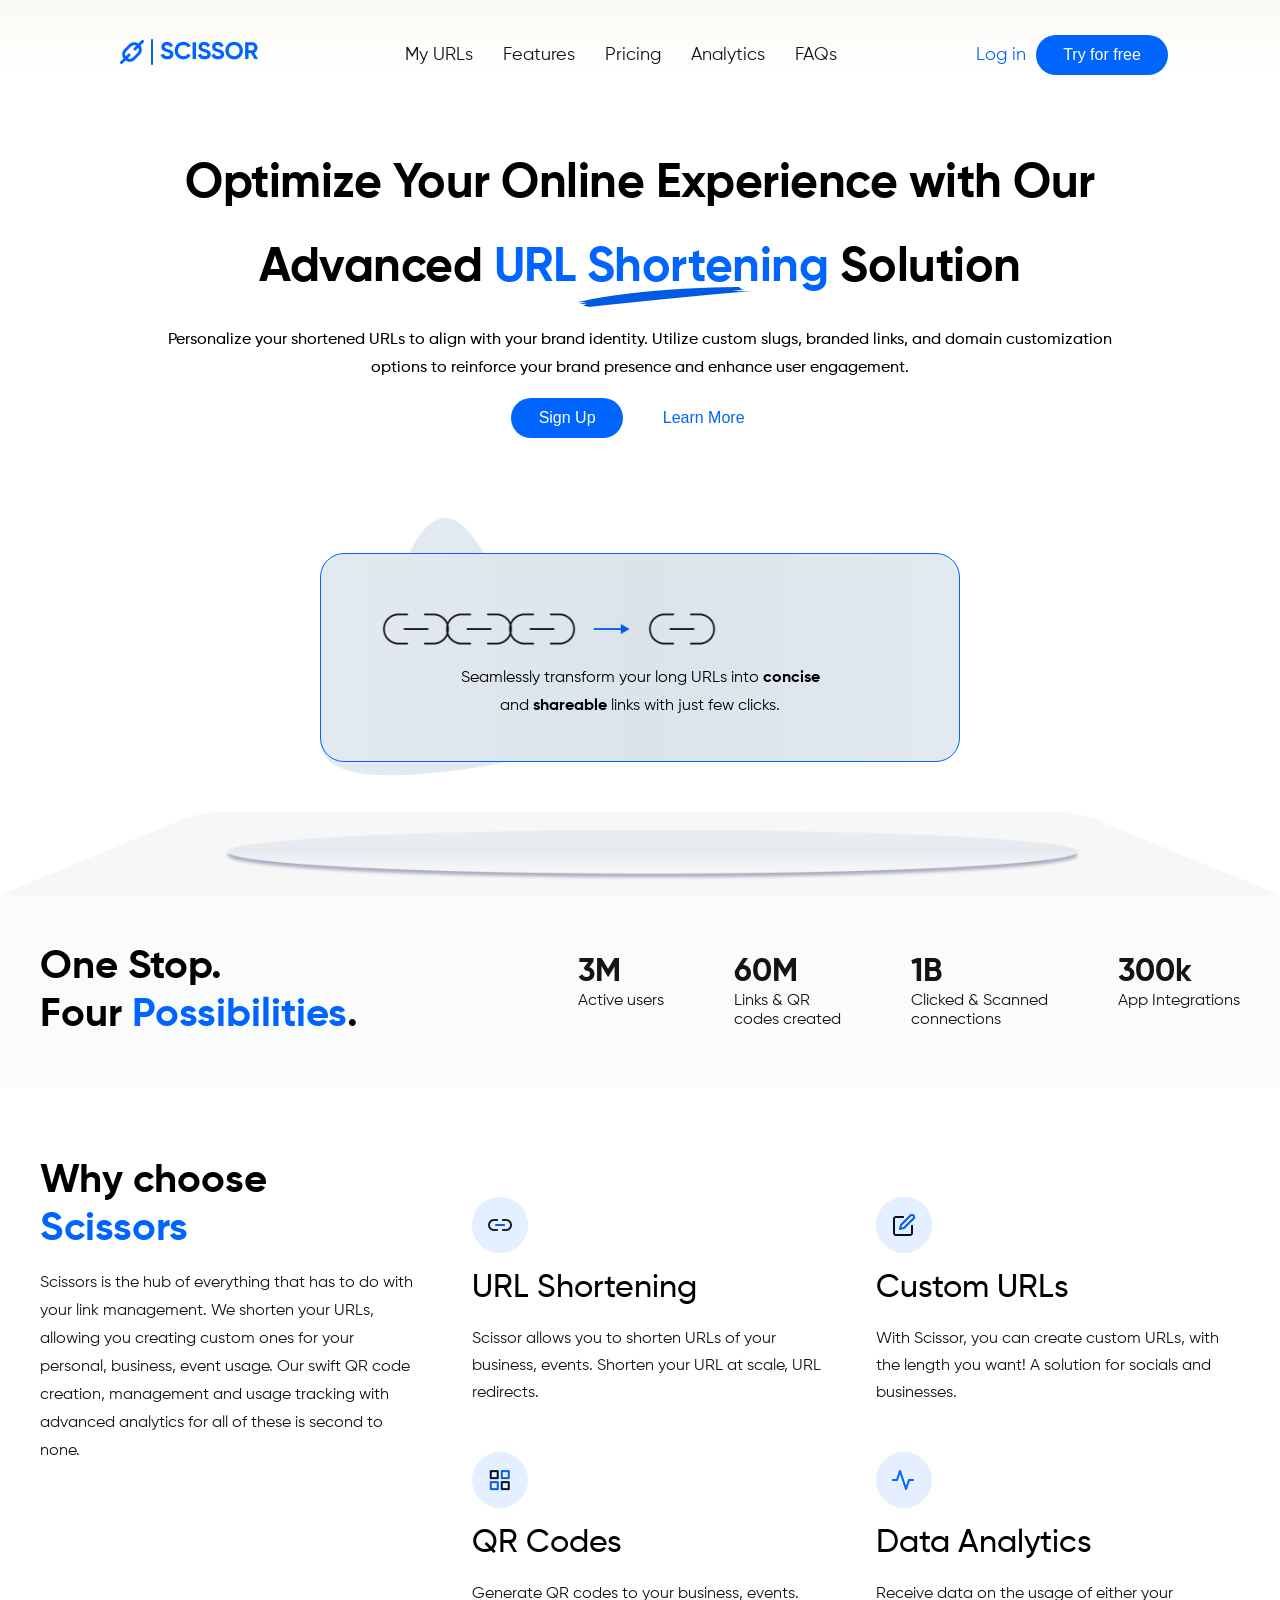
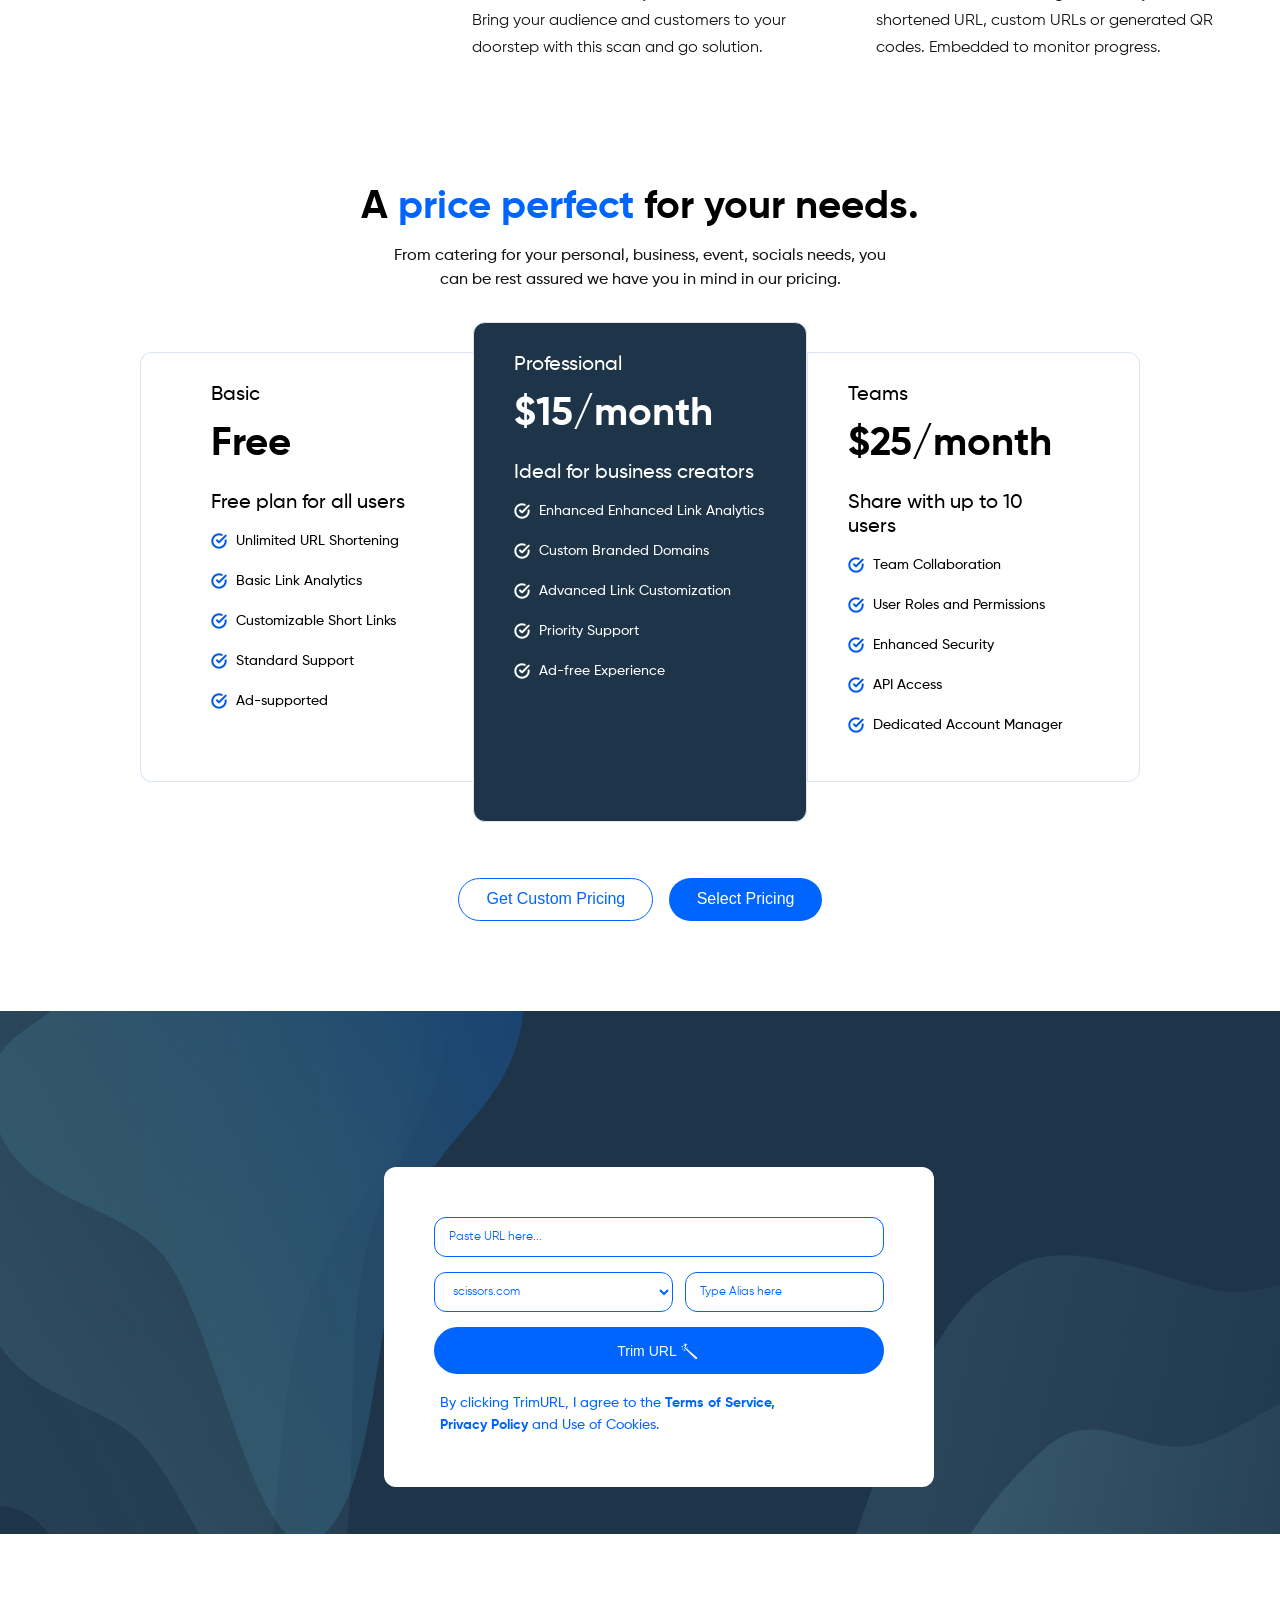
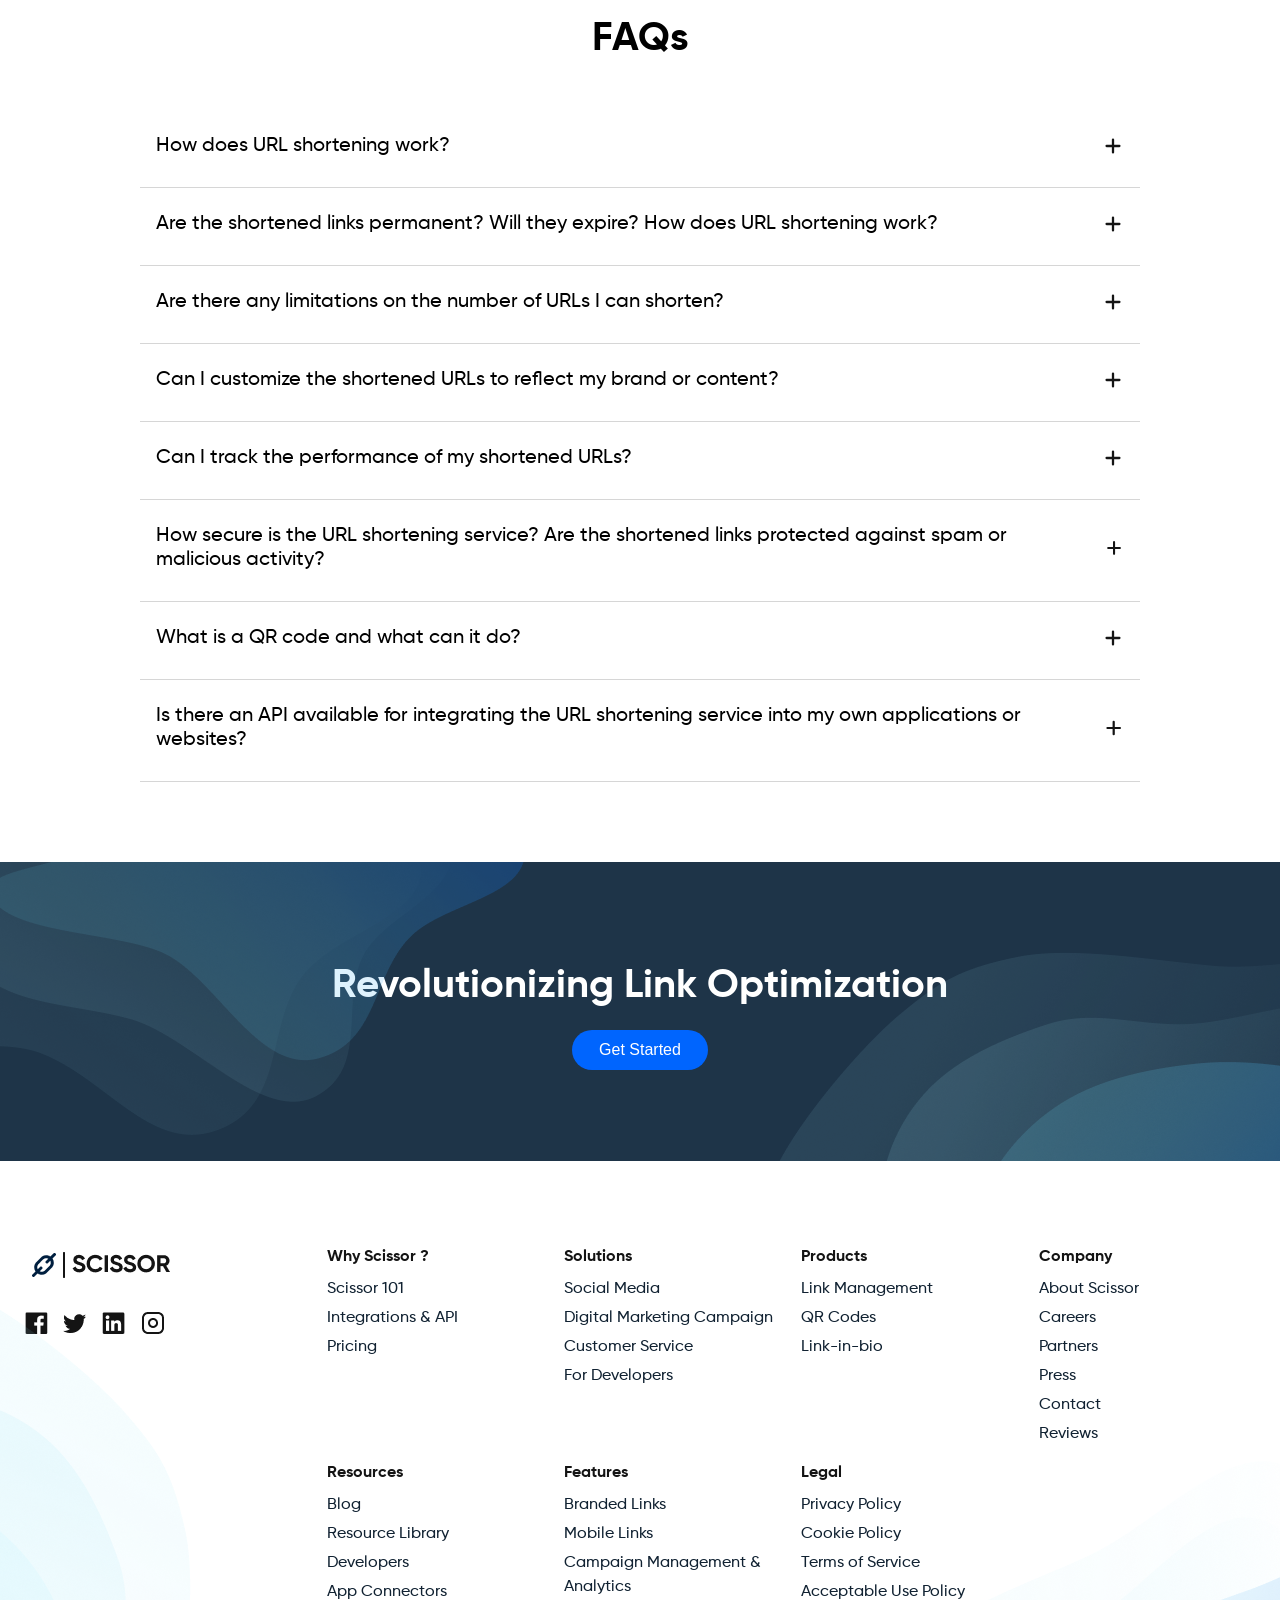
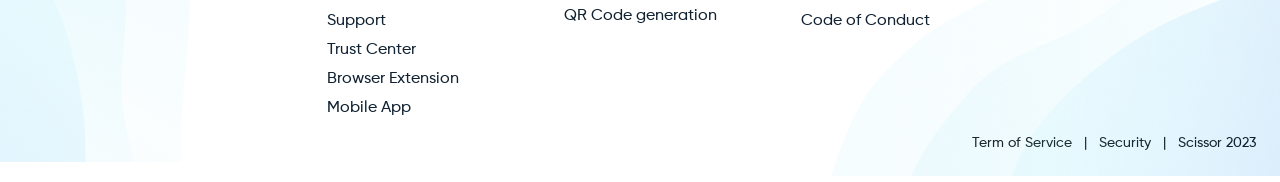
<file: index.html>
<!doctype html>
<html lang="en">
  <head>
    <meta charset="UTF-8" />
    <meta name="viewport" content="width=device-width, initial-scale=1.0" />
    <link rel="stylesheet" href="style.css" />
    <link rel="stylesheet" href="fonts.css" />
    <title>OJARA | ALT SCHOOL ASSESSMENT</title>
  </head>
  <body>

    <header>
  <div class="logo">
    <img src="../images/Logo.png" alt="logo" />
  </div>

  <!-- Hamburger checkbox -->
  <input type="checkbox" id="menu-toggle" />

  <!-- Hamburger icon -->
  <label for="menu-toggle" class="hamburger">
    <span></span>
    <span></span>
    <span></span>
  </label>

  <nav>
    <ul>
      <li><a href="index.html">My URLs</a></li>
      <li><a href="about.html">Features</a></li>
      <li><a href="contact.html">Pricing</a></li>
      <li><a href="analytics.html">Analytics</a></li>
      <li><a href="faqs.html">FAQs</a></li>
    </ul>
  </nav>

  <div class="nav-btns">
    <a href="#">Log in</a>
    <button class="btn btn-bg">Try for free</button>
  </div>
</header>

    <section class="hero">
      <div class="hero-text">
        <h1>
          Optimize Your Online Experience with Our<span class="break"
            ></span>
          Advanced <span class="stroke">URL Shortening</span> Solution
        </h1>

        <p class="hero-paragraph">
          Personalize your shortened URLs to align with your brand identity.
          Utilize custom slugs, 
          branded links, and domain customization options to reinforce your
          brand presence and 
          enhance user engagement.
        </p>
        <div class="btns-group">
          <button class="btn btn-bg">Sign Up</button>
          <button class="btn-secondary">Learn More</button>
        </div>
      </div>

      <div class="link-section">
        <div class="link-block">
          <div class="link-image">
            <img src="./images/link.png" alt="link icon" />
          </div>
          <p class="">
            Seamlessly transform your long URLs into <strong>concise</strong>
            <br />
            and <strong>shareable </strong> links with just few clicks.
          </p>
        </div>
        <!-- </div> -->

        <div class="heap-image">
          <img src="./images/hump.png" alt="heap vector" />
        </div>
      </div>
    </section>

    <section class="section-3">
      <img src="./images/plane.png" alt="plane vector" />
    </section>

    <section class="stats">
      <div class="wrap">
        <h2>One Stop.<br />Four <em>Possibilities</em>.</h2>
        <div class="stats-details">
          <div><strong>3M</strong>Active users</div>
          <div><strong>60M</strong>Links &amp; QR<br />codes created</div>
          <div><strong>1B</strong>Clicked &amp; Scanned<br />connections</div>
          <div><strong>300k</strong>App Integrations</div>
        </div>
      </div>
    </section>

    <section class="why">
      <div class="wrapper">
        <div class="lead">
          <h2><span class="bar"></span>Why choose <em>Scissors</em></h2>
          <p>
            Scissors is the hub of everything that has to do with your link
            management. We shorten your URLs, allowing you creating custom ones
            for your personal, business, event usage. Our swift QR code
            creation, management and usage tracking with advanced analytics for
            all of these is second to none.
          </p>
        </div>
        <div class="feat">
          <div class="feat-details">
            <div class="icon">
              <img src="images/url.png" alt="url icon" />
            </div>
            <h3>URL Shortening</h3>
            <p>
              Scissor allows you to shorten URLs of your business, events.
              Shorten your URL at scale, URL redirects.
            </p>
          </div>
          <div class="feat-details">
            <div class="icon">
              <img src="images/custom.png" alt="custom icon" />
            </div>
            <h3>Custom URLs</h3>
            <p>
              With Scissor, you can create custom URLs, with the length you
              want! A solution for socials and businesses.
            </p>
          </div>
          <div class="feat-details">
            <div class="icon">
              <img src="images/qr.png" alt="qr icon" />
            </div>
            <h3>QR Codes</h3>
            <p>
              Generate QR codes to your business, events. Bring your audience
              and customers to your doorstep with this scan and go solution.
            </p>
          </div>
          <div class="feat-details">
            <div class="icon">
              <img src="images/data.png" alt="analytics icon" />
            </div>
            <h3>Data Analytics</h3>
            <p>
              Receive data on the usage of either your shortened URL, custom
              URLs or generated QR codes. Embedded to monitor progress.
            </p>
          </div>
        </div>
      </div>
    </section>

    <section class="price">
      <div class="wrap">
        <h2>
          <span class="bar"></span>A <em>price perfect</em> for your needs.
        </h2>
        <p>
          From catering for your personal, business, event, socials needs, you
          can be rest assured we have you in mind in our pricing.
        </p>
        <div class="plans">
          <div class="plan basic">
            <p>Basic</p>
            <h4>Free</h4>
            <span>Free plan for all users</span>
            <ul>
              <li>
                <img src="images/check-circle.png" alt="check-icon" />
                Unlimited URL Shortening
              </li>
              <li>
                <img src="images/check-circle.png" alt="check-icon" />Basic Link
                Analytics
              </li>
              <li>
                <img
                  src="images/check-circle.png"
                  alt="check-icon"
                />Customizable Short Links
              </li>
              <li>
                <img src="images/check-circle.png" alt="check-icon" />Standard
                Support
              </li>
              <li>
                <img
                  src="images/check-circle.png"
                  alt="check-icon"
                />Ad-supported
              </li>
            </ul>
          </div>
          <div class="plan pro">
            <p>Professional</p>
            <h4 class="p">$15/month</h4>
            <span>Ideal for business creators</span>
            <ul>
              <li>
                <img
                  src="images/check-circle-white.png"
                  alt="check-icon"
                />Enhanced Enhanced Link Analytics
              </li>
              <li>
                <img
                  src="images/check-circle-white.png"
                  alt="check-icon"
                />Custom Branded Domains
              </li>
              <li>
                <img
                  src="images/check-circle-white.png"
                  alt="check-icon"
                />Advanced Link Customization
              </li>
              <li>
                <img
                  src="images/check-circle-white.png"
                  alt="check-icon"
                />Priority Support
              </li>
              <li>
                <img
                  src="images/check-circle-white.png"
                  alt="check-icon"
                />Ad-free Experience
              </li>
            </ul>
          </div>
          <div class="plan teams">
            <p>Teams</p>
            <h4>$25/month</h4>
            <span>Share with up to 10 users</span>
            <ul>
              <li>
                <img src="images/check-circle.png" alt="check-icon" />Team
                Collaboration
              </li>
              <li>
                <img src="images/check-circle.png" alt="check-icon" />User Roles
                and Permissions
              </li>
              <li>
                <img src="images/check-circle.png" alt="check-icon" />Enhanced
                Security
              </li>
              <li>
                <img src="images/check-circle.png" alt="check-icon" />API Access
              </li>
              <li>
                <img src="images/check-circle.png" alt="check-icon" />Dedicated
                Account Manager
              </li>
            </ul>
          </div>
        </div>
        <div class="plan-btns">
          <button href="#" class="btn btn-outline">Get Custom Pricing</button>
          <button href="#" class="btn btn-bg">Select Pricing</button>
        </div>
      </div>
    </section>

    <section class="form">
      <div class="img-1">
        <img src="images/left.png" />
      </div>

      <div class="img-2">
        <img src="images/right.png" />
      </div>

      <div class="main-form">
        <input class="field" placeholder="Paste URL here..." />
        <div class="row">
          <select class="field" placeholder="Choose Domain">
            <option value="scissors.com">scissors.com</option>
            <option value="scissors.com">scissors.com</option>
            <option value="scissors.com">scissors.com</option>
          </select>
          <input class="field" placeholder="Type Alias here" />
        </div>
        <button class="btn trim-btn">
          Trim URL
          <img src="images/wand.png" alt="wand icon" />
        </button>
        <p>
          By clicking TrimURL, I agree to the
          <b>Terms of Service,<br />Privacy Policy</b> and Use of Cookies.
        </p>
      </div>
    </section>

    <section class="faq">
      <h2>FAQs</h2>
      <details>
        <summary>
          How does URL shortening work?
          <svg class="icon icon-plus" aria-hidden="true" viewBox="0 0 24 24">
            <path
              d="M12 5v14M5 12h14"
              fill="none"
              stroke="currentColor"
              stroke-width="2.5"
              stroke-linecap="round"
            />
          </svg>

          <svg class="icon icon-minus" aria-hidden="true" viewBox="0 0 24 24">
            <path
              d="M5 12h14"
              fill="none"
              stroke="currentColor"
              stroke-width="2.5"
              stroke-linecap="round"
            />
          </svg>

        
        </summary>

          <div class="content">
            <p>
              URL shortening works by taking a long URL and creating a shorter, condensed version that redirects to the original URL. When a user clicks on the shortened link, they are redirected to the intended destination.

            </p>
           
          </div>
      </details>
      <details>
        <summary>
            Are the shortened links permanent? Will they expire?
              How does URL shortening work?
          <svg class="icon icon-plus" aria-hidden="true" viewBox="0 0 24 24">
            <path
              d="M12 5v14M5 12h14"
              fill="none"
              stroke="currentColor"
              stroke-width="2.5"
              stroke-linecap="round"
            />
          </svg>

          <svg class="icon icon-minus" aria-hidden="true" viewBox="0 0 24 24">
            <path
              d="M5 12h14"
              fill="none"
              stroke="currentColor"
              stroke-width="2.5"
              stroke-linecap="round"
            />
          </svg>

        </summary>

        <div class="content">
          <p>
            The permanence of shortened links depends on the URL shortening service being used. Some services offer permanent links, while others may have expiration policies. It's important to check the terms and conditions of the specific service to understand their link retention policies.
          </p>
        </div>
      </details>

      <details>
        <summary>
          Are there any limitations on the number of URLs I can shorten?
          <svg class="icon icon-plus" aria-hidden="true" viewBox="0 0 24 24">
            <path
              d="M12 5v14M5 12h14"
              fill="none"
              stroke="currentColor"
              stroke-width="2.5"
              stroke-linecap="round"
            />
          </svg>

          <svg class="icon icon-minus" aria-hidden="true" viewBox="0 0 24 24">
            <path
              d="M5 12h14"
              fill="none"
              stroke="currentColor"
              stroke-width="2.5"
              stroke-linecap="round"
            />
          </svg>

        </summary>
        <div class="content">
          <p>
            Some URL shortening services may impose limitations on the number of URLs you can shorten, especially for free accounts. Paid plans often offer higher limits or unlimited shortening capabilities. Check the service's documentation for specific details on any restrictions.
          </p>

        </div>
      </details>

      <details>
        <summary>
          Can I customize the shortened URLs to reflect my brand or content?
          <svg class="icon icon-plus" aria-hidden="true" viewBox="0 0 24 24">
            <path
              d="M12 5v14M5 12h14"
              fill="none"
              stroke="currentColor"
              stroke-width="2.5"
              stroke-linecap="round"
            />
          </svg>

          <svg class="icon icon-minus" aria-hidden="true" viewBox="0 0 24 24">
            <path
              d="M5 12h14"
              fill="none"
              stroke="currentColor"
              stroke-width="2.5"
              stroke-linecap="round"
            />
          </svg>

        </summary>
        <div class="content">
          <p>
            Many URL shortening services allow you to customize the shortened URLs by choosing a custom alias or slug. This can help you create branded links that are more memorable and relevant to your content or business.
          </p>
        </div>

        </details>

        <details>
          <summary>
            Can I track the performance of my shortened URLs?
            <svg class="icon icon-plus" aria-hidden="true" viewBox="0 0 24 24">
              <path
                d="M12 5v14M5 12h14"
                fill="none"
                stroke="currentColor"
                stroke-width="2.5"
                stroke-linecap="round"
              />
            </svg>

            <svg class="icon icon-minus" aria-hidden="true" viewBox="0 0 24 24">
              <path
                d="M5 12h14"
                fill="none"
                stroke="currentColor"
                stroke-width="2.5"
                stroke-linecap="round"
              />
            </svg>
          </summary>
            <div class="content">
                <p>
                Yes, many URL shortening services provide analytics and tracking features that allow you to monitor the performance of your shortened URLs. You can track metrics such as click-through rates, geographic locations of users, and referral sources.
                </p>
            </div>
        </details>


<details>
        <summary>
            How secure is the URL shortening service? Are the shortened links protected against spam or malicious activity?
            <svg class="icon icon-plus" aria-hidden="true" viewBox="0 0 24 24">
              <path
                d="M12 5v14M5 12h14"
                fill="none"
                stroke="currentColor"
                stroke-width="2.5"
                stroke-linecap="round"
              />
            </svg>

            <svg class="icon icon-minus" aria-hidden="true" viewBox="0 0 24 24">
              <path
                d="M5 12h14"
                fill="none"
                stroke="currentColor"
                stroke-width="2.5"
                stroke-linecap="round"
              />
            </svg>
          </summary>
            <div class="content">
                <p>
                    The security of a URL shortening service can vary. Reputable services implement measures to protect against spam and malicious activity, such as link scanning and user reporting features. It's advisable to choose a trusted service and review their security policies.
                </p>
            </div>
</details>

<details>
        <summary>
            What is a QR code and what can it do?
            <svg class="icon icon-plus" aria-hidden="true" viewBox="0 0 24 24">
              <path
                d="M12 5v14M5 12h14"
                fill="none"
                stroke="currentColor"
                stroke-width="2.5"
                stroke-linecap="round"
              />
            </svg>

            <svg class="icon icon-minus" aria-hidden="true" viewBox="0 0 24 24">
              <path
                d="M5 12h14"
                fill="none"
                stroke="currentColor"
                stroke-width="2.5"
                stroke-linecap="round"
              />
            </svg>
          </summary>
            <div class="content">
                <p>
                    A QR code is a type of barcode that can be scanned with a smartphone camera or a dedicated QR code reader. It can store various types of information, such as URLs, text, or contact details. When scanned, it directs the user to the stored information.
                </p>
            </div>
        </details>
<details>
        <summary>
            Is there an API available for integrating the URL shortening service into my own applications or websites?
            <svg class="icon icon-plus" aria-hidden="true" viewBox="0 0 24 24">
              <path
                d="M12 5v14M5 12h14"
                fill="none"
                stroke="currentColor"
                stroke-width="2.5"
                stroke-linecap="round"
              />
            </svg>

            <svg class="icon icon-minus" aria-hidden="true" viewBox="0 0 24 24">
              <path
                d="M5 12h14"
                fill="none"
                stroke="currentColor"
                stroke-width="2.5"
                stroke-linecap="round"
              />
            </svg>
          </summary>
            <div class="content">
                <p>
                    Many URL shortening services offer APIs that allow developers to integrate their functionality into applications or websites. This enables automated URL shortening, tracking, and management directly from your own software.
                </p>
            </div>
        </details>

    </section>

    <section class="revolution-section">
      <div class="img-1">
        <img src="images/left-1.png" />
      </div>

      <div class="img-2">
        <img src="images/right-2.png" />
      </div>

      <div class="revolution-text">
        <h2>Revolutionizing Link Optimization</h2>
        <button class="btn btn-bg">Get Started</button>
       
      </div>
    </section>


     <footer>
      <div class="footer-group">
        <div >
          <div class="logo">
            <img src="./images/logo-black.png" alt="logo" />
          </div>
          <div class="socials">
            <img src="./images/fb.png" class="social-icon" alt="facebook icon" />
            <img src="./images/twitter.png"  class="social-icon" alt="twitter icon" />
            <img src="./images/ln.png" class="social-icon" alt="linkedin icon" />
            <img src="./images/instagram.png" class="social-icon" alt="instagram icon" />
          </div>
        </div>
        <div>
          <h4>Why Scissor ?</h4>
          <ul>
            <li>Scissor 101</li>
            <li>Integrations &amp; API</li>
            <li>Pricing</li>
          </ul>
        </div>
        <div>
          <h4>Solutions</h4>
          <ul>
            <li>Social Media</li>
            <li>Digital Marketing Campaign</li>
            <li>Customer Service</li>
            <li>For Developers</li>
          </ul>
        </div>
        <div>
          <h4>Products</h4>
          <ul>
            <li>Link Management</li>
            <li>QR Codes</li>
            <li>Link-in-bio</li>
          </ul>
        </div>
        <div>
          <h4>Company</h4>
          <ul>
            <li>About Scissor</li>
            <li>Careers</li>
            <li>Partners</li>
            <li>Press</li>
            <li>Contact</li>
            <li>Reviews</li>
          </ul>
        </div>
        <div></div>
        <div>
          <h4>Resources</h4>
          <ul>
            <li>Blog</li>
            <li>Resource Library</li>
            <li>Developers</li>
            <li>App Connectors</li>
            <li>Support</li>
            <li>Trust Center</li>
            <li>Browser Extension</li>
            <li>Mobile App</li>
          </ul>
        </div>
        <div>
          <h4>Features</h4>
          <ul>
            <li>Branded Links</li>
            <li>Mobile Links</li>
            <li>Campaign Management &amp; Analytics</li>
            <li>QR Code generation</li>
          </ul>
        </div>
        <div>
          <h4>Legal</h4>
          <ul>
            <li>Privacy Policy</li>
            <li>Cookie Policy</li>
            <li>Terms of Service</li>
            <li>Acceptable Use Policy</li>
            <li>Code of Conduct</li>
          </ul>
        </div>
        <div></div>
      </div>
      <div class="copy">
        <span>Term of Service</span>|<span>Security</span>|<span
          >Scissor 2023</span
        >
      </div>

      <div class="footer-bg-1">
        <img  src="./images/footer-left-bg.png" class=""/>
      </div>

      <div class="footer-bg-2">
        <img  src="./images/footer-right-bg.png" class=""/>
      </div>
    </footer>
  </body>
</html>
</file>
<file: style.css>
:root {
  --blue: #0065fe;
  --text: #141414;
}
* {
  margin: 0;
  padding: 0;
  box-sizing: border-box;
}
body {
  font-size: 16px;
  font-family: "Gilroy", sans-serif;
  /* font-weight: 400; */
}
header {
  display: flex;
  justify-content: space-between;
  align-items: center;
  background: linear-gradient(#fbf9f4, #fff 70%);
  padding: 2rem 7rem;
}
header ul {
  display: flex;
  list-style: none;
}
header ul li {
  margin: 0 15px;
}
header ul li a {
  text-decoration: none;
  color: #141414;
  font-size: 18px;
  font-weight: 400px;
}
.nav-btns {
  display: flex;
  align-items: center;
  gap: 10px;
}
.nav-btns a {
  text-decoration: none;
  color: var(--blue);
  font-size: 18px;
  font-weight: 400px;
}
.btn {
  outline: none;
  border: none;
  border-radius: 11rem;
  padding: 0.7rem 1.7rem;
  font-size: 16px;
  font-weight: 500;
  cursor: pointer;
}
.btn-bg {
  background-color: var(--blue);
  color: white;
}
.btn-outline {
  background: transparent;
  border: 1px solid var(--blue);
  color: var(--blue);
}
.hero-text {
  max-width: 980px;
  margin: 0 auto;
  text-align: center;
  padding-top: 2rem;
}
.hero h1 {
  font-weight: 700;
  font-size: 3rem;
  line-height: 1.75;
  letter-spacing: -0.01em;
}
.stroke {
  position: relative;
  color: var(--blue);
  line-height: 1.2;
  font-family: "Gilroy", "san-serif";
  font-weight: bold;
  /* border: 1px solid black; */
}

.stroke::after {
  content: url("/images/stroke.png");
  position: absolute;
  top: 45%;
  left: 25%;
}
.hero-paragraph {
  font-weight: 500;
  margin: 1rem 0;
  line-height: 28px;
}
.btns-group {
  display: flex;
  justify-content: center;
  gap: 1rem;
}
.btn-secondary {
  outline: none;
  border: none;
  background: transparent;
  color: var(--blue);
  font-size: 16px;
  font-weight: 500;
  padding: 0.6rem 1.5rem;
}
.link-section {
  width: 50vw;
  position: relative;
  margin: 80px auto 30px;
}

.link-block {
  position: absolute;
  border: 0.5px solid var(--blue);
  border-radius: 24px;
  background: linear-gradient(to right, #e2e9f0 0%, #dce4eb 50%, #e2e9f0 100%);
  width: 100%;
  padding: 40px 60px;
  top: 35px;
  bottom: 20px;
  z-index: 2;
}
.link-image {
  height: 70px;
}
.link-image img {
  height: 100%;
}
.link-block p {
  text-align: center;
  font-size: 16px;
  line-height: 28px;
}
.section-3 img {
  display: block;
  width: 100%;
  max-width: 100%;
  height: auto;
  object-fit: contain;
}

.stats {
  background: #f9fbfd;
  padding: 3rem 0;
}
.stats .wrap {
  display: flex;
  align-items: center;
  justify-content: space-between;
  max-width: 1200px;
  margin: 0 auto;
}
.stats h2 {
  font-size: 40px;
  line-height: 48px;
  font-weight: 700;
}
.stats h2 em {
  font-style: normal;
  color: var(--blue);
}
.stats .stats-details {
  display: flex;
  gap: 70px;
}
.stats .stats-details div {
  font-size: 16px;
  color: var(--text);
}
.stats .stats-details strong {
  display: block;
  font-size: 32px;
  line-height: 40px;
  color: var(--text);
}
.why {
  padding: 70px 0 80px;
}
.why .wrapper {
  max-width: 1200px;
  margin: 0 auto;
  display: grid;
  grid-template-columns: 1fr 2fr;
  gap: 3rem;
}
.why h2 {
  font-size: 40px;
  line-height: 48px;
  font-weight: 700;
  margin-bottom: 16px;
}

.why h2 em,
.price h2 em {
  font-style: normal;
  color: var(--blue);
}
.why .lead p {
  font-size: 16px;
  line-height: 28px;
  color: var(--text);
  /* max-width: 330px; */
}
.feat {
  display: grid;
  grid-template-columns: 1fr 1fr;
  gap: 44px 40px;
  padding-top: 40px;
}
.feat-details {
  display: flex;
  flex-direction: column;
  gap: 10px;
}
.feat h3 {
  font-size: 32px;
  font-weight: 500;
  margin-bottom: 8px;
}

.feat p {
  font-size: 16px;
  color: var(--text);
  line-height: 1.7;
}
.price {
  text-align: center;
  padding: 40px 0 90px;
}
.price h2 {
  font-size: 40px;
  font-weight: 700;
}
.price > .wrap > p {
  font-size: 16px;
  max-width: 500px;
  margin: 12px auto 0;
  font-weight: 500;
  line-height: 24px;
  color: var(--text);
}
.plans {
  display: grid;
  grid-template-columns: 1fr 1fr 1fr;
  max-width: 1000px;
  margin: 60px auto 0;
  /* position: relative; */
  text-align: left;
}
.plan {
  border: 1.5px solid #dbe5f6;
  background: #fff;
  padding: 30px 40px;
  margin-top: 0;
}
.plan h4 {
  font-size: 40px;
  font-weight: 700;
  margin-bottom: 22px;
}
.plan > p {
  font-size: 20px;
  font-weight: 500;
  margin-bottom: 12px;
}
.plan > span {
  font-size: 20px;
  margin-bottom: 12px;
  display: block;
  font-weight: 500;
}
.plan.basic {
  border-radius: 12px 0 0 12px;
  padding-left: 70px;
  border-right: 0;
  margin-top: 0;
}
.plan.pro {
  margin: -30px 0 -40px 0;
  background-color: #1e3448;
  color: white;
  border-radius: 12px;
}
.plan.teams {
  border-radius: 0 12px 12px 0;
  padding-right: 70px;
}
.plan ul {
  list-style-type: none;
}

.plan li {
  font-size: 14px;
  display: flex;
  font-weight: 500;
  line-height: 28px;
  gap: 9px;
  align-items: center;
  margin-bottom: 12px;
}
.plan li img {
  width: 16px;
  height: 16px;
}
.plan-btns {
  margin-top: 6rem;
  display: flex;
  gap: 1rem;
  justify-content: center;
}
.form {
  background: #1e3448;
  height: 523px;
  width: 100%;
  max-width: 100%;
  position: relative;
  margin-bottom: 40px;
}
.img-1 {
  position: absolute;
  left: 0;
  top: 0;
}
.img-2 {
  position: absolute;
  right: 0;
  top: 0;
}
.form .main-form {
  position: absolute;
  top: 30%;
  left: 30%;
  border-radius: 12px;
  right: 50%;
  width: 550px;
  z-index: 2;
  background: white;
  padding: 50px;
}
.field {
  display: block;
  outline: none;
  width: 100%;
  border: 1px solid var(--blue);
  border-radius: 12px;
  padding: 12px 14px;
  font-size: 12px;
  color: var(--blue);
  background: #fff;
  margin-bottom: 15px;
  font-family: inherit;
}
.field::placeholder {
  color: var(--blue);
  font-size: 12px;
}
.row {
  display: grid;
  grid-template-columns: 1.2fr 1fr;
  gap: 12px;
}
.trim-btn {
  width: 100%;
  background: var(--blue);
  color: white;
  font-size: 14px;
  font-weight: 500;
  display: flex;
  align-items: center;
  justify-content: center;
}

.main-form p {
  font-size: 14px;
  color: var(--blue);
  margin: 18px 6px 0;
  line-height: 1.6;
  font-weight: 500;
}
.faq {
  /* display: flex;
  flex-direction: column;
  gap: 20px;
  justify-content: center;
  align-items: center; */
  max-width: 1000px;
  margin: 0 auto;
  /* text-align: center; */
  padding: 40px 0 80px;
}
.faq h2 {
  text-align: center;
  font-size: 40px;
  font-weight: 700;
  margin-bottom: 46px;
}
details {
  border-bottom: 1px solid #d6d6d6;
  background: white;
  overflow: hidden;
  padding: 10px 0 15px;
}
summary {
  display: flex;
  align-items: center;
  gap: 12px;
  font-size: 20px;
  padding: 14px 16px;
  font-weight: 500;
  cursor: pointer;
  list-style: none;
}
summary::-webkit-details-marker {
  display: none;
}
/* summary:hover {
  background: #eff6ff;
}
summary:focus-visible {
  outline: 3px solid #60a5fa;
  outline-offset: -3px;
} */
summary .icon {
  width: 22px;
  height: 22px;
  margin-left: auto;
  color: var(--text);
}
.icon-minus {
  display: none;
}
details[open] .icon-plus {
  display: none;
}
details[open] .icon-minus {
  display: block;
}
.content {
  padding: 0 16px 20px;
  line-height: 32px;
  font-size: 16px;
}
.revolution-section {
  position: relative;
  background: #1e3448;
  height: 299px;
  width: 100%;
  max-width: 100%;
  margin-bottom: 40px;
}
.revolution-section .img-2 {
  position: absolute;
  bottom: 0;
}
.revolution-text {
  /* text-align: center; */
  /* position: absolute; */
  /* top: 30%;
  left: 30%;
  border-radius: 12px;
  right: 50%;
  width: 700px;
  margin: 0 auto; */
  display: flex;
  flex-direction: column;
  justify-content: center;
  align-items: center;
  gap: 20px;
  padding: 100px 0 0;
  /* z-index: 2; */
}
.revolution-text h2 {
  font-size: 40px;
  line-height: 48px;
  font-family: "Gilroy", "san-serif";
  font-weight: 700;
  color: white;
}

footer {
  padding: 44px 24px 20px;
  /* max-width: 1100px; */
  margin: 0 auto;
  position: relative;
  /* border: 1px solid black;/ */
}
.footer-group {
  display: grid;
  grid-template-columns: 1.3fr 1fr 1fr 1fr 1fr;
  gap: 10px 20px;
}
.footer-group .logo {
  margin-bottom: 20px;
}
.socials {
  display: flex;
  gap: 15px;
  align-items: center;
}
.social-icon {
  width: 24px;
  height: 24px;
}
.footer-group h4 {
  font-size: 16px;
  font-weight: 600;
  line-height: 24px;
  margin-bottom: 8px;
  color: var(--text);
}
.footer-group li {
  font-size: 16px;
  color: #112232;
  margin-bottom: 5px;
  line-height: 24px;
  font-weight: 500;
  list-style: none;
}
.copy {
  display: flex;
  justify-content: flex-end;
  gap: 12px;
  font-size: 14px;
  margin-top: 10px;
  font-weight: 500;
}
.footer-bg-1 {
  position: absolute;
  top: 20px;
  left: -133px;
  transform: rotate(-110);
}
.footer-bg-2 {
  position: absolute;
  bottom: -10px;
  right: 0;
}

#menu-toggle {
  display: none;
}

.hamburger {
  display: none;
  cursor: pointer;
}

@media (max-width: 1100px) {
  header {
    position: relative;
    flex-wrap: wrap;
    padding: 20px;
  }
  .hamburger {
    display: flex;
    flex-direction: column;
    gap: 6px;
    cursor: pointer;
    z-index: 10;
  }

  .hamburger span {
    width: 28px;
    height: 3px;
    background-color: #333;
    border-radius: 5px;
    transition: 0.3s;
  }
  nav,
  .nav-btns {
    display: none;
    width: 100%;
  }

  nav ul {
    flex-direction: column;
    align-items: flex-start;
    gap: 20px;
    padding: 20px 0;
  }

  .nav-btns {
    flex-direction: column;
    align-items: flex-start;
    gap: 20px;
    padding-bottom: 20px;
  }

  .nav-btns button {
    width: 100%;
  }
  #menu-toggle:checked ~ nav,
  #menu-toggle:checked ~ .nav-btns {
    display: flex;
  }
  #menu-toggle:checked + .hamburger span:first-child {
    transform: translateY(9px) rotate(45deg);
  }

  #menu-toggle:checked + .hamburger span:nth-child(2) {
    opacity: 0;
  }

  #menu-toggle:checked + .hamburger span:last-child {
    transform: translateY(-9px) rotate(-45deg);
  }
  .hero-text {
    width: 75vw;
  }
  .hero-text h1 {
    font-size: 40px;
    line-height: 56px;
  }
  .stats {
    padding: 3rem 2.5rem;
  }
  .why {
    padding: 3rem 2.5rem;
  }
  .price {
    padding: 3rem 2.5rem;
  }
  .price .plans {
    grid-template-columns: repeat(2, 1fr);
    gap: 2rem;
  }
  .price .plans .plan {
    height: auto;
    padding: 2rem 3rem;
    border: 1.5px solid #dbe5f6;
    border-radius: 12px;
  }
  .price .plans .plan.pro {
    margin: 0;
  }
  .form {
    position: static;
    display: flex;
    align-items: center;
    justify-content: cenetr;
  }
  .form .img-1,
  .form .img-2 {
    display: none;
  }
  .form .main-form {
    width: auto;
    position: static;
    min-width: 70%;
    margin: 0 auto;
  }
  .faq {
    padding: 3rem 2.5rem;
  }
}
@media (max-width: 900px) {
  .stats .wrap {
    flex-direction: column;
    justify-content: flex-start;
    align-items: flex-start;
    gap: 2rem;
  }
  .why .wrapper {
    grid-template-columns: 1fr;
    gap: 1rem;
  }
  .footer-group {
    grid-template-columns: repeat(3, 1fr);
    gap: 35px 25px;
  }

  .copy {
    margin-top: 40px;
  }
}

@media (max-width: 800px) {
  .stats .stats-details {
    display: grid;
    grid-template-columns: repeat(4, 1fr);
    gap: 70px;
  }
  .feat {
    grid-template-columns: repeat(2, 1fr);
  }
  .price .plans {
    grid-template-columns: repeat(2, 1fr);
    gap: 0.8rem;
  }
  .price .plans .plan {
    padding: 3rem 2rem;
  }
  .plan-btns {
    margin-top: 40px;
  }
  .plan.pro {
    margin: 0;
    height: auto;
  }
  .plan.basic,
  .plan.team {
    border: 1.5px solid #dbe5f6;
    border-radius: 12px;
    height: auto;
  }

  .link-section {
    width: 70vw;
    position: relative;
    margin: 80px auto 30px;
  }
  .revolution-section {
    text-align: center;
  }
  section {
    padding: 0 1rem;
  }
  .revolution-section .img-1,
  .revolution-section .img-2 {
    display: none;
  }
  .form {
    position: static;
    display: flex;
    align-items: center;
    justify-content: cenetr;
  }
  .form .img-1,
  .form .img-2 {
    display: none;
  }
  .form .main-form {
    width: auto;
    position: static;
    min-width: 80%;
    margin: 0 auto;
  }
  .form .row {
    grid-template-columns: 1fr;
  }
  .hero-text h1 {
    font-size: 26px;
    line-height: 40px;
  }
  .stroke::after {
    top: 90%;
    left: 25%;
  }
  h2 {
    font-size: 25px;
    line-height: 48px;
    font-weight: 700;
  }
}

@media screen and (max-width: 600px) {
  .hero-text {
    width: 90vw;
  }

  .link-section {
    width: 90vw;
    margin: 80px auto 30px;
  }
  .link-image {
    height: 50px;
  }
  .stats,
  .why, .price, .faq {
    padding: 3rem 1.5rem;
  }
   .revolution-section h2{
    font-size: 26px;
    line-height: 40px;
    font-weight: 700;
   }
  .stats h2,
  .why h2,
  .price h2{
    font-size: 36px;
    line-height: 48px;
    font-weight: 700;
    text-align: left;
  }
  .stats .stats-details {
    grid-template-columns: repeat(2, 1fr);
    gap: 4.5rem;
  }
  .feat {
    grid-template-columns: repeat(1, 1fr);
    gap: 2rem;
  }
  .feat h3 {
    font-size: 24px;
    line-height: 36px;
  }
  .price h2 + p{
    text-align: left;
  }
   .price .plans {
    grid-template-columns:  1fr;
    gap: 2rem;
    margin-top: 2rem;
  }
  .plan h4{
    font-size: 30px;
    line-height: 40px;
  }
  .footer-bg-2{
    right: 0;
  }
  footer {
    padding: 40px 20px 25px;
  }

  .footer-group {
    grid-template-columns: repeat(2, minmax(0, 1fr));
    gap: 30px 20px;
  }
  .footer-group > div:first-child {
    grid-column: 1 / -1;
    margin-bottom: 10px;
  }

  .footer-group .logo {
    margin-bottom: 15px;
  }

  .socials {
    gap: 18px;
  }


  .social-icon {
    width: 22px;
    height: 22px;
  }

  .footer-group h4 {
    font-size: 15px;
    line-height: 22px;
  }

  .footer-group li {
    font-size: 14px;
    line-height: 22px;
    margin-bottom: 7px;
  }

  .copy {
    justify-content: center;
    gap: 8px;
    font-size: 12px;
    margin-top: 35px;
  }

  .footer-bg-1 {
    left: -180px;
    opacity: 0.5;
  }

  .footer-bg-2 {
    right: 0;
    opacity: 0.5;
  }
  .plan-btns{
    flex-direction: column;
  }
}
</file>
<file: fonts.css>
/* @font-face {
  font-family: 'Gilroy';
  src: url('./fonts/Gilroy-Light.ttf') format('truetype');
  font-weight: 300;
  font-style: normal;
  font-display: swap;
} */

@font-face {
  font-family: 'Gilroy';
  src: url('./fonts/Gilroy-Regular.ttf') format('truetype');
  font-weight: 400;
  font-style: normal;
  font-display: swap;
}

@font-face {
  font-family: 'Gilroy';
  src: url('./fonts/Gilroy-Medium.ttf') format('truetype');
  font-weight: 500;
  font-style: normal;
  font-display: swap;
}

@font-face {
  font-family: 'Gilroy';
  src: url('./fonts/Gilroy-Bold.ttf') format('truetype');
  font-weight: 700;
  font-style: normal;
  font-display: swap;
}

@font-face {
  font-family: 'Gilroy';
  src: url('./fonts/Gilroy-Heavy.ttf') format('truetype');
  font-weight: 800;
  font-style: normal;
  font-display: swap;
}
</file>
